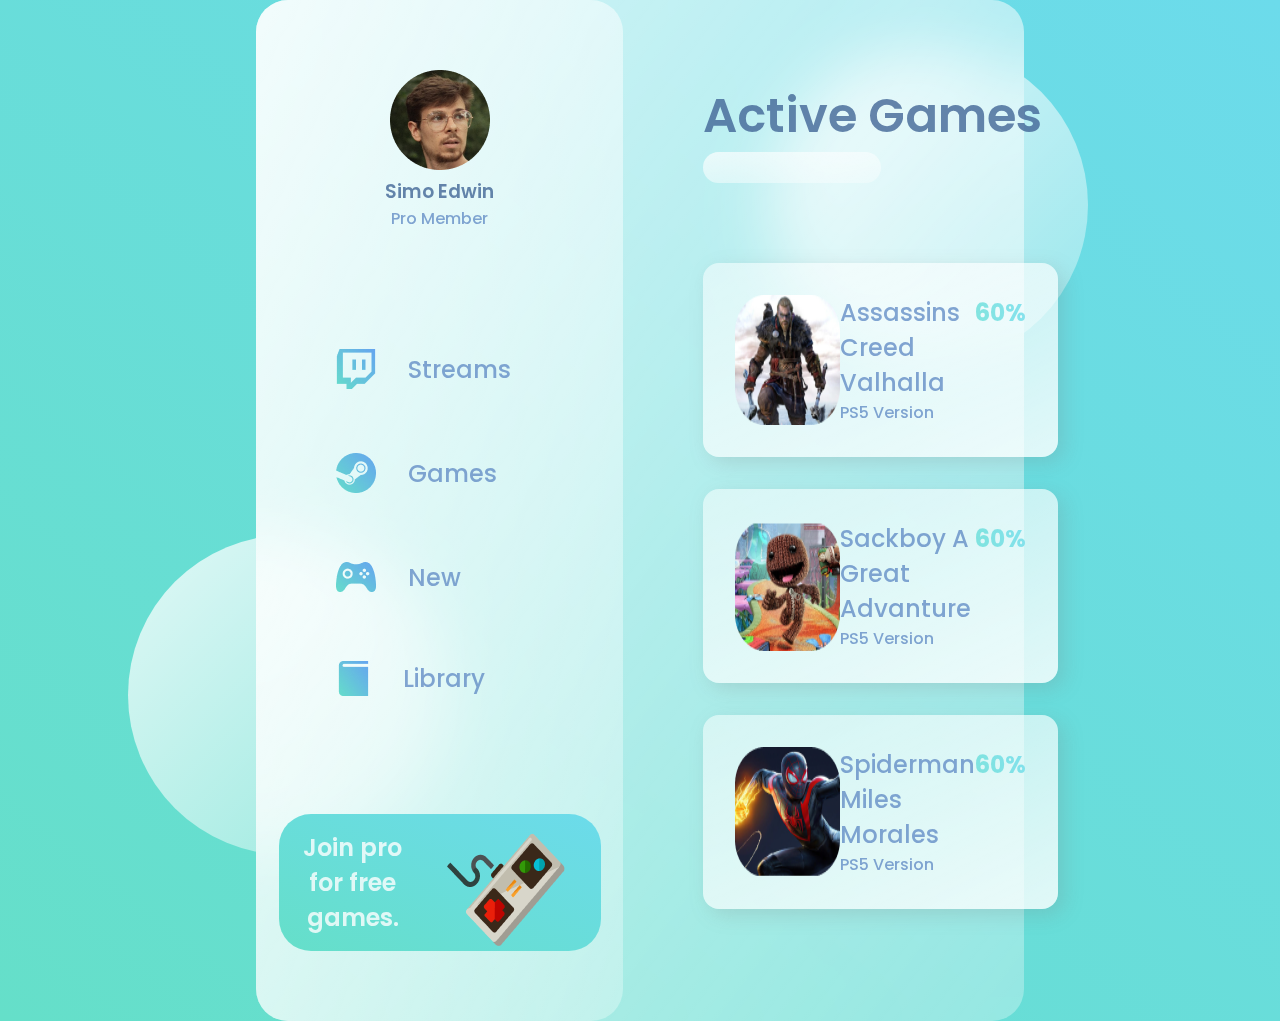
<file: Day-1/Profile/index.html>
<!DOCTYPE html>
<html lang="en">
  <head>
    <meta charset="UTF-8" />
    <meta name="viewport" content="width=device-width, initial-scale=1.0" />
    <title>Glass Website</title>
    <link rel="preconnect" href="https://fonts.gstatic.com" />
    <link
      href="https://fonts.googleapis.com/css2?family=Poppins:wght@400;500;700&display=swap"
      rel="stylesheet"
    />
    <link rel="stylesheet" href="./style.css" />
  </head>
  <body>
    <main>
      <section class="glass">
        <div class="dashboard">
          <div class="user">
            <img src="./images/avatar.png" alt="" />
            <h3>Simo Edwin</h3>
            <p>Pro Member</p>
          </div>
          <div class="links">
            <div class="link">
              <img src="./images/twitch.png" alt="" />
              <h2>Streams</h2>
            </div>
            <div class="link">
              <img src="./images/steam.png" alt="" />
              <h2>Games</h2>
            </div>
            <div class="link">
              <img src="./images/upcoming.png" alt="" />
              <h2>New</h2>
            </div>
            <div class="link">
              <img src="./images/library.png" alt="" />
              <h2>Library</h2>
            </div>
          </div>
          <div class="pro">
            <h2>Join pro for free games.</h2>
            <img src="./images/controller.png" alt="" />
          </div>
        </div>
        <div class="games">
          <div class="status">
            <h1>Active Games</h1>
            <input type="text" />
          </div>
          <div class="cards">
            <div class="card">
              <img src="./images/assassins.png" alt="" />
              <div class="card-info">
                <h2>Assassins Creed Valhalla</h2>
                <p>PS5 Version</p>
                <div class="progress"></div>
              </div>
              <h2 class="percentage">60%</h2>
            </div>
            <div class="card">
              <img src="./images/sackboy.png" alt="" />
              <div class="card-info">
                <h2>Sackboy A Great Advanture</h2>
                <p>PS5 Version</p>
                <div class="progress"></div>
              </div>
              <h2 class="percentage">60%</h2>
            </div>
            <div class="card">
              <img src="./images/spiderman.png" alt="" />
              <div class="card-info">
                <h2>Spiderman Miles Morales</h2>
                <p>PS5 Version</p>
                <div class="progress"></div>
              </div>
              <h2 class="percentage">60%</h2>
            </div>
          </div>
        </div>
      </section>
    </main>
    <div class="circle1"></div>
    <div class="circle2"></div>
  </body>
</html>
</file>
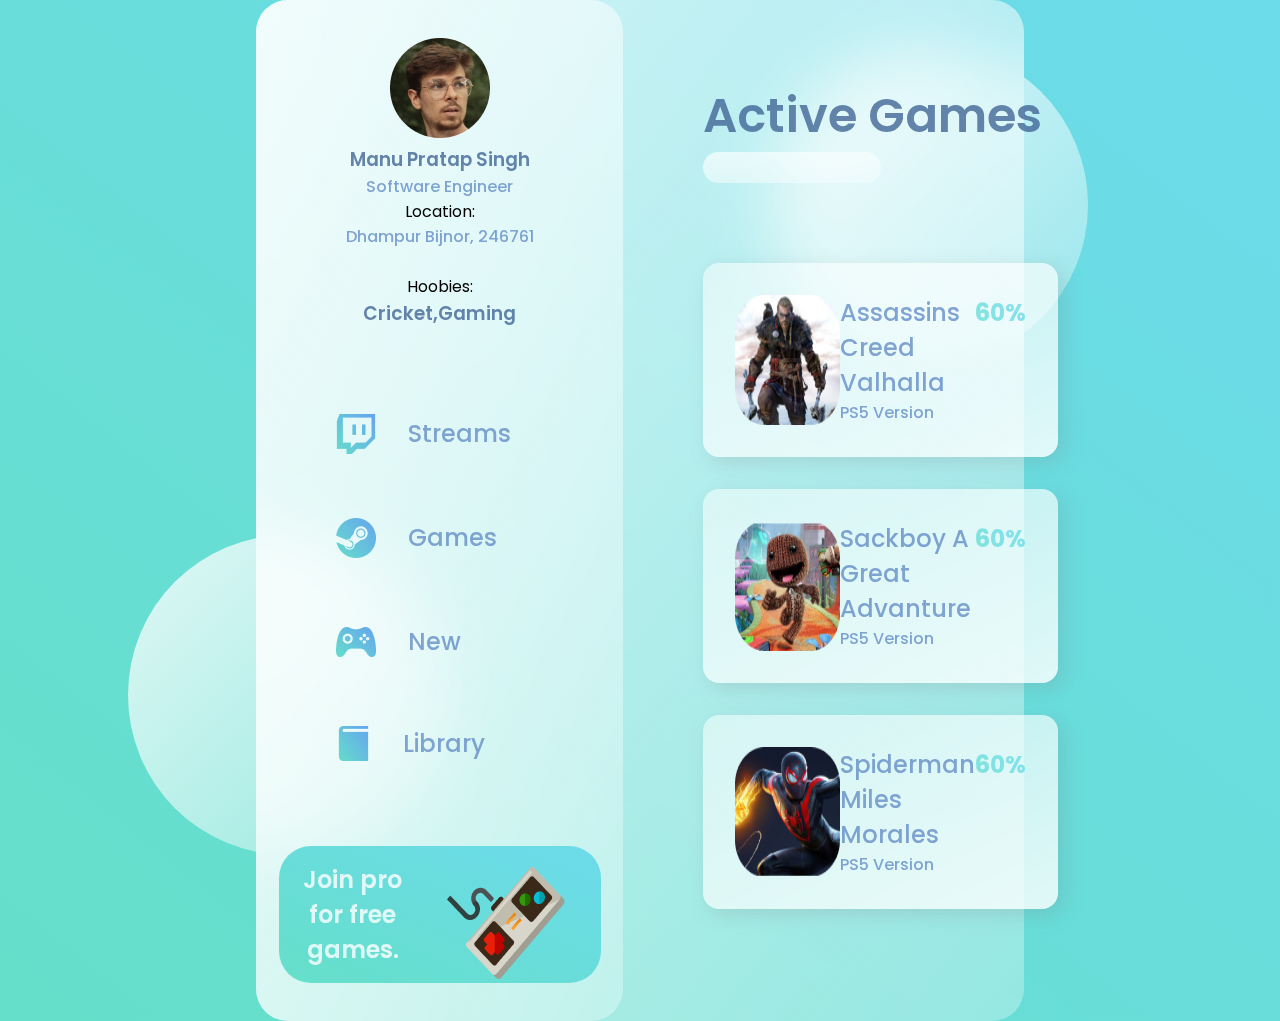
<file: HTML Activity/Day-1/Profile/index.html>
<!DOCTYPE html>
<html lang="en">
  <head>
    <meta charset="UTF-8" />
    <meta name="viewport" content="width=device-width, initial-scale=1.0" />
    <title>Profile Page</title>
    <link rel="preconnect" href="https://fonts.gstatic.com" />
    <link
      href="https://fonts.googleapis.com/css2?family=Poppins:wght@400;500;700&display=swap"
      rel="stylesheet"
    />
    <link rel="stylesheet" href="./style.css" />
  </head>
  <body>
    <main>
      <section class="glass">
        <div class="dashboard">
          <div class="user">
            <img src="./images/avatar.png" alt="" />
            <h3>Manu Pratap Singh</h3>
            <p>Software Engineer</p>
            Location:<p>Dhampur Bijnor, 246761</p><br>
            Hoobies:<h3>Cricket,Gaming</h3>

          </div>
          <div class="links">
            <div class="link">
              <img src="./images/twitch.png" alt="" />
              <h2>Streams</h2>
            </div>
            <div class="link">
              <img src="./images/steam.png" alt="" />
              <h2>Games</h2>
            </div>
            <div class="link">
              <img src="./images/upcoming.png" alt="" />
              <h2>New</h2>
            </div>
            <div class="link">
              <img src="./images/library.png" alt="" />
              <h2>Library</h2>
            </div>
          </div>
          <div class="pro">
            <h2>Join pro for free games.</h2>
            <img src="./images/controller.png" alt="" />
          </div>
        </div>
        <div class="games">
          <div class="status">
            <h1>Active Games</h1>
            <input type="text" />
          </div>
          <div class="cards">
            <div class="card">
              <img src="./images/assassins.png" alt="" />
              <div class="card-info">
                <h2>Assassins Creed Valhalla</h2>
                <p>PS5 Version</p>
                <div class="progress"></div>
              </div>
              <h2 class="percentage">60%</h2>
            </div>
            <div class="card">
              <img src="./images/sackboy.png" alt="" />
              <div class="card-info">
                <h2>Sackboy A Great Advanture</h2>
                <p>PS5 Version</p>
                <div class="progress"></div>
              </div>
              <h2 class="percentage">60%</h2>
            </div>
            <div class="card">
              <img src="./images/spiderman.png" alt="" />
              <div class="card-info">
                <h2>Spiderman Miles Morales</h2>
                <p>PS5 Version</p>
                <div class="progress"></div>
              </div>
              <h2 class="percentage">60%</h2>
            </div>
          </div>
        </div>
      </section>
    </main>
    <div class="circle1"></div>
    <div class="circle2"></div>
  </body>
</html>
</file>
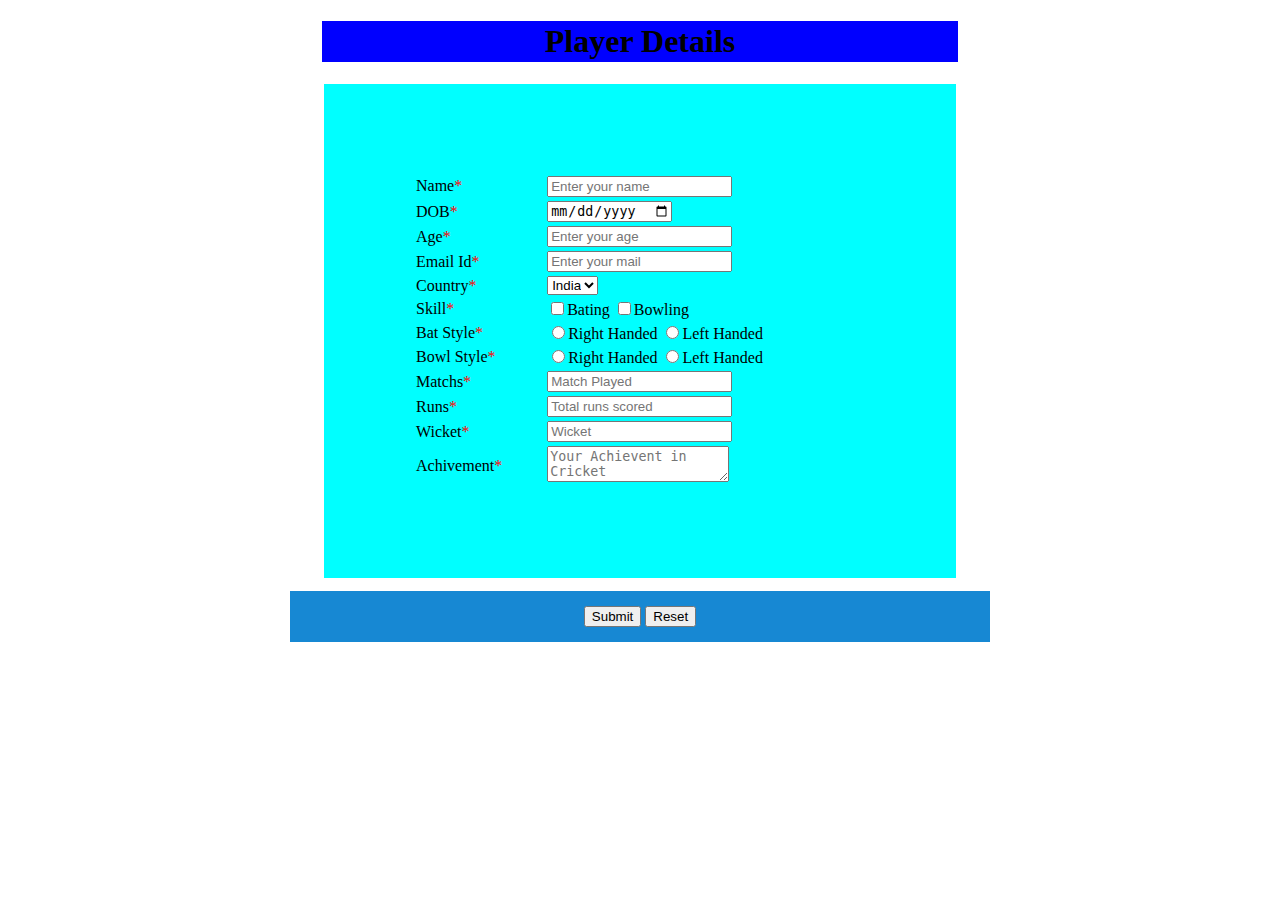
<file: Day-2/player.html>
<!DOCTYPE html>
<html>
<head>
	<style type="text/css">
		input
		{
			align-content: left;
		}
        #qr{
            width: 50%;
            background-color: blue;
            display: inline-block;
        }
        .red-star{
            color: red;
        }
        #outer
{
    width:100%;
    text-align: center;
}
.inner
{
    display: inline-block;
}
	</style>
</head>
<body>
	<!--<center>
	<table style="width:50% ">
<tr style="background-color:blue;">
<th>Player Details</th>
</tr>
</table>
</center>

<center>
	<table style="width:50% ">
<tr style="background-color:powderblue;">
<th>
	<form style="text-align: left; padding-left: 30%;">
		
		
		Name:<span class="red-star">*</span><input type="text" name="" id="" required ><br><br>
		
		Date of Birth:<span class="red-star">*</span> <input type="date" name="" id=""><br><br>
		
		Age:<span class="red-star">*</span><input type="text" name=""><br><br>
		
		Email:<span class="red-star">*</span> <input type="email" name="" id=""><br><br>
		
		Country:<select name="">
        <option>India</option>
        <option>Pakistan</option>
        <option>Bangladesh</option>
        <option>ShriLanka</option>
        <option>Bhutan</option>
        <option>Other</option>
        </select><br><br>

        Skill:<input type="checkbox" id="checkbox">
        <label for="checkbox">Batting</label>
        <input type="checkbox" id="checkbox">
        <label for="checkbox">Bowling</label><br><br>

        Bat Style:<input type="radio" id="radio">
        <label for="radio">Right Handed</label>
        <input type="radio" id="radio">
        <label for="radio">Left Handed</label><br><br>

        Bowl Style:<input type="radio" id="radio">
        <label for="radio">Right Handed</label>
        <input type="radio" id="radio">
        <label for="radio">Left Handed</label><br><br>


        Match:<span class="red-star">*</span><input type="text" name="" id=""><br><br>

        Run:<span class="red-star">*</span><input type="text" name="" id=""><br><br>

        Witcket:<span class="red-star">*</span><input type="text" name="" id=""><br><br>




	</form>
</th>
</tr>
</table>
</center>



</th>
</tr>
</table>
</center>
	
	

</table>
</center>
<div id="outer">
    <div class="inner"><button type="submit" class="msgBtn" onClick="return false;" >Submit</button></div>
    <div class="inner"><button type="submit" class="msgBtn2" onClick="return false;">Reset</button></div>
  </div>
-->
<center>
    <h1 style="background-color: blue;width: 50%; padding: 2px;">Player Details</h1>
<table style="background-color: aqua; width: 50%;padding: 89px;">
    <form action="/action_page.php">
        <tr>
            <td>
                <label for="name">Name</label><span class="red-star">*</span>
            </td>
            <td><input type="text" placeholder="Enter your name"</td>
        </tr>
        <tr>
            <td><label>DOB</label><span class="red-star">*</span></td>
            <td><input type="date"></td>
        </tr>
        <tr>
            <td><label>Age</label><span class="red-star">*</span></td>
            <td><input type="number" placeholder="Enter your age"></td>
        </tr>
        <tr>
            <td><label >Email Id</label><span class="red-star">*</span></td>
            <td><input type="email" placeholder="Enter your mail"></td>
        </tr>
        <tr>
            <td><label>Country</label><span class="red-star">*</span></td>
            <td><label for="cars"></label>

                <select>
                  <option value="India">India</option>
                  <option value="USA">USA</option>
                  
                </select></td>
        </tr>
        <tr>
        <td><label>Skill</label><span class="red-star">*</span></td>
        <td><input type="checkbox"><label>Bating</label>
        <input type="checkbox"><label>Bowling</label></td>
        </tr>
        <tr>
            <td>
                <label>Bat Style</label><span class="red-star">*</span>
            </td>
            <td>
                <input type="radio"><label>Right Handed</label>
                <input type="radio"><label>Left Handed</label>
            </td>
        </tr>
        <tr>
            <td>
                <label>Bowl Style</label><span class="red-star">*</span>
            </td>
            <td>
                <input type="radio"><label>Right Handed</label>
                <input type="radio"><label>Left Handed</label>
            </td>
        </tr>
<tr>
    <td>
        <label>Matchs</label><span class="red-star">*</span>
    </td>
    <td>
        <input type="text" placeholder="Match Played">
    </td>
</tr>
<tr>
    <td>
        <label>Runs</label><span class="red-star">*</span>
    </td>
    <td><input type="text" placeholder="Total runs scored"></td>
</tr>
<tr>
    <td>
        <label>Wicket</label><span class="red-star">*</span>
    </td>
    <td>
        <input type="text"placeholder="Wicket">
    </td>
</tr>
<tr>
    <td>
        <label>Achivement</label><span class="red-star">*</span>
    </td>
    <td><textarea placeholder="Your Achievent in Cricket"></textarea></td>
</tr>
    </form>
</table>
</center>
<div style="text-align: center;">
    <div for="Submit" style="background-color: rgb(23, 136, 211);
    width: 30;
    display: inline-block;
    width: 670px;
    padding: 15px;
    margin: 13px;">
        <button formtarget="_blank">Submit</button>
        <button>Reset</button>
    </div>
</div>
</body>
</html>
</file>
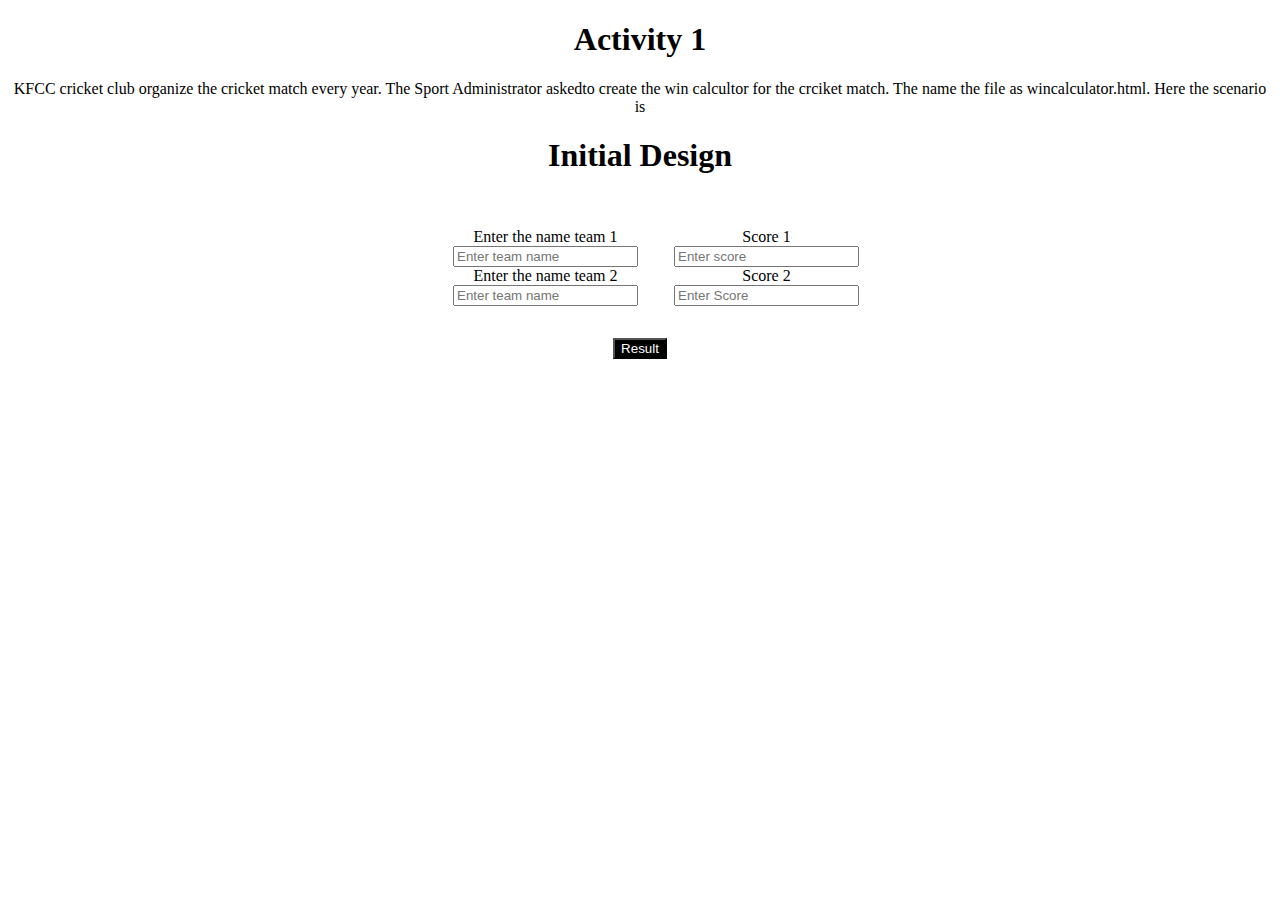
<file: Day-3/Activity3.html>
<!DOCTYPE html>
<html lang="en">
<head>
    <meta charset="UTF-8">
    <meta http-equiv="X-UA-Compatible" content="IE=edge">
    <meta name="viewport" content="width=device-width, initial-scale=1.0">
    <title>Activity3</title>
    <style>
        .container{
           
    text-align: center;
        }
        .con{
            border: 2px solid;
    display: inline-block;
        }
    </style>
    <script>
        function game(){
            var tex1=document.getElementById("team1").value;
	console.log(tex1);
	var tex2=document.getElementById("team2").value;
	console.log(tex2);
	var value1=document.getElementById("score1").value;
	console.log(value1);
	var value2=document.getElementById("score2").value;
	console.log(value2);
	if(value1>value2 && value1)
	{
	alert(tex1+" won by "+(value1-value2)+"runs");
	}
	else if(value2>value1)
	{
	alert(tex2+" won by "+(value2-value1)+"runs");
	}
	else
	{
	alert("match is drawn");
	}
        }
    </script>
</head>
<body>
    <div class="container">
        <h1>Activity 1</h1>
    <p>KFCC cricket club organize the cricket match every year. 
        The Sport Administrator askedto create the win calcultor for the crciket match. The name the file as 
        wincalculator.html. Here the scenario is
    </p>
    <h1>Initial Design</h1>
        <form style="padding: 32px;
        display: inline-block;" name="myform">
            <label>Enter the name team 1</label><br>
  <input type="text" placeholder="Enter team name" name="name" id="team1"><br>
  <label>Enter the name team 2</label><br>
  <input type="text" placeholder="Enter team name" id="team2"><br>
            </form>
            <form class="con2" style="display: inline-block;"> <label>Score 1</label><br>
                <input type="text" placeholder="Enter score" id="score1"><br>
                <label>Score 2</label><br>
                <input type="text" placeholder="Enter Score" id="score2"><br>
            </form>
           <br>
          <button style="color: white;
          background-color: black;" onclick="game()">Result</button>
    </div>

</body>
</html>
</file>
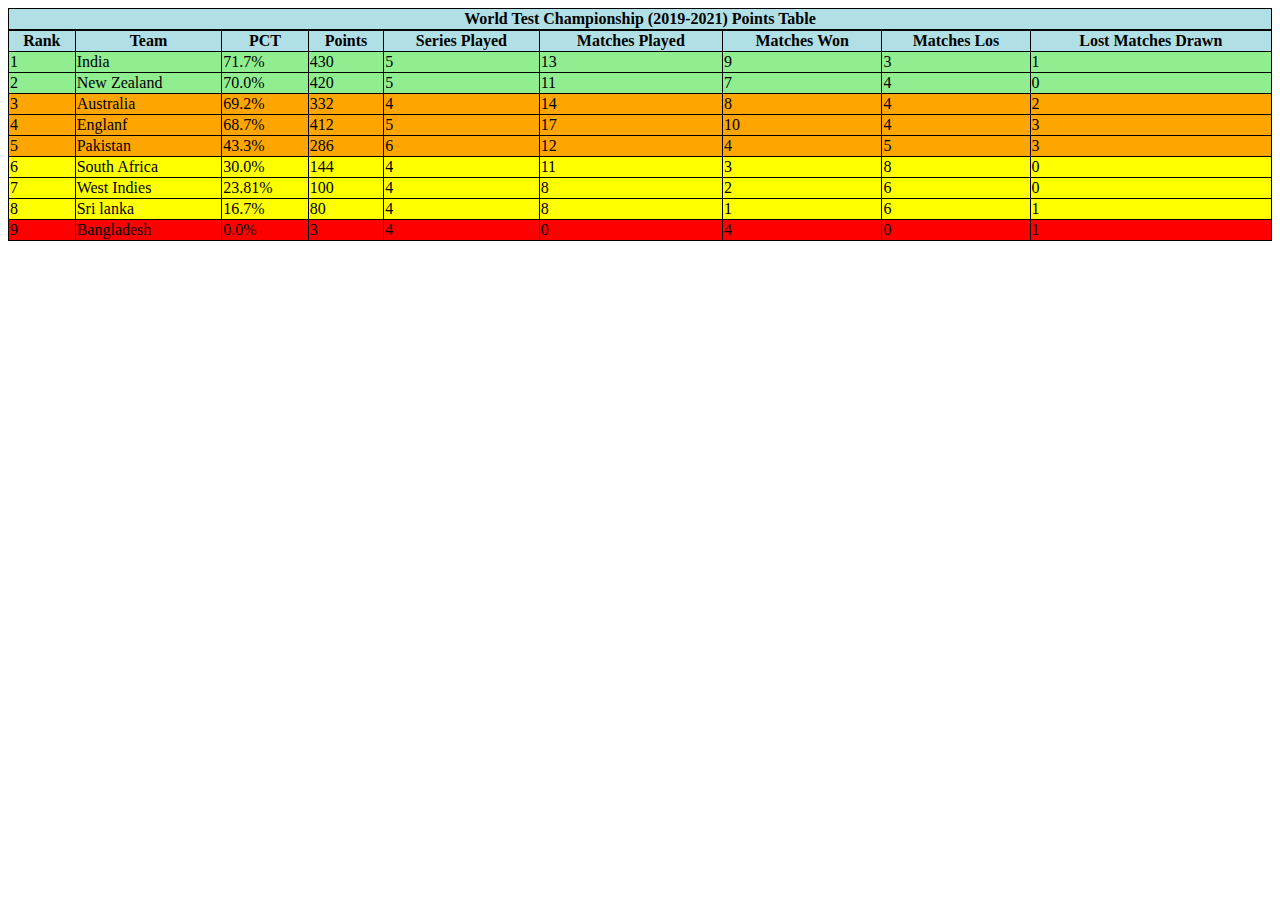
<file: Day-1/Table using html,css/Activity2.html>
<!DOCTYPE html>
<html>
<head>
<style>
table, th, td {
  border: 1px solid black;
  border-collapse: collapse;
}
</style>
</head>
<body>

<table style="width:100%">
<tr style="background-color:powderblue;">
<th>World Test Championship (2019-2021) Points Table</th>
</tr>
</table>

<table style="width:100%">
  <tr style="background-color:powderblue;">
    <th>Rank</th>
    <th>Team</th> 
    <th>PCT</th>
    <th>Points</th>
    <th>Series Played</th>
    <th>Matches Played</th>
    <th>Matches Won</th>
    <th>Matches Los</th>
    <th>Lost Matches Drawn</th>
    
  </tr>
  <tr style="background-color:lightgreen;">
    <td>1</td>
    <td>India</td>
    <td>71.7%</td>
    <td>430</td>
    <td>5</td>
    <td>13</td>
    <td>9</td>
    <td>3</td>
    <td>1</td>
        
  </tr>
<tr style="background-color:lightgreen;">
    <td>2</td>
    <td>New Zealand</td>
    <td>70.0%</td>
    <td>420</td>
    <td>5</td>
    <td>11</td>
    <td>7</td>
    <td>4</td>
    <td>0</td>
        
  </tr>
  
  <tr style="background-color:orange;">
    <td>3</td>
    <td>Australia</td>
    <td>69.2%</td>
    <td>332</td>
    <td>4</td>
    <td>14</td>
    <td>8</td>
    <td>4</td>
    <td>2</td>
        
  </tr>
  
  <tr style="background-color:orange;">
    <td>4</td>
    <td>Englanf</td>
    <td>68.7%</td>
    <td>412</td>
    <td>5</td>
    <td>17</td>
    <td>10</td>
    <td>4</td>
    <td>3</td>
        
  </tr>
  <tr style="background-color:orange;">
    <td>5</td>
    <td>Pakistan</td>
    <td>43.3%</td>
    <td>286</td>
    <td>6</td>
    <td>12</td>
    <td>4</td>
    <td>5</td>
    <td>3</td>
        
  </tr>
  <tr style="background-color:yellow;">
    <td>6</td>
    <td>South Africa</td>
    <td>30.0%</td>
    <td>144</td>
    <td>4</td>
    <td>11</td>
    <td>3</td>
    <td>8</td>
    <td>0</td>
        
  </tr>
  <tr style="background-color:yellow;">
    <td>7</td>
    <td>West Indies</td>
    <td>23.81%</td>
    <td>100</td>
    <td>4</td>
    <td>8</td>
    <td>2</td>
    <td>6</td>
    <td>0</td>
        
  </tr>
  <tr style="background-color:yellow;">
    <td>8</td>
    <td>Sri lanka</td>
    <td>16.7%</td>
    <td>80</td>
    <td>4</td>
    <td>8</td>
    <td>1</td>
    <td>6</td>
    <td>1</td>
        
  </tr>
  <tr style="background-color:red;">
    <td>9</td>
    <td>Bangladesh</td>
    <td>0.0%</td>
    <td>3</td>
    <td>4</td>
    <td>0</td>
    <td>4</td>
    <td>0</td>
    <td>1</td>
        
  </tr>
</table>

</body>
</html>
</file>
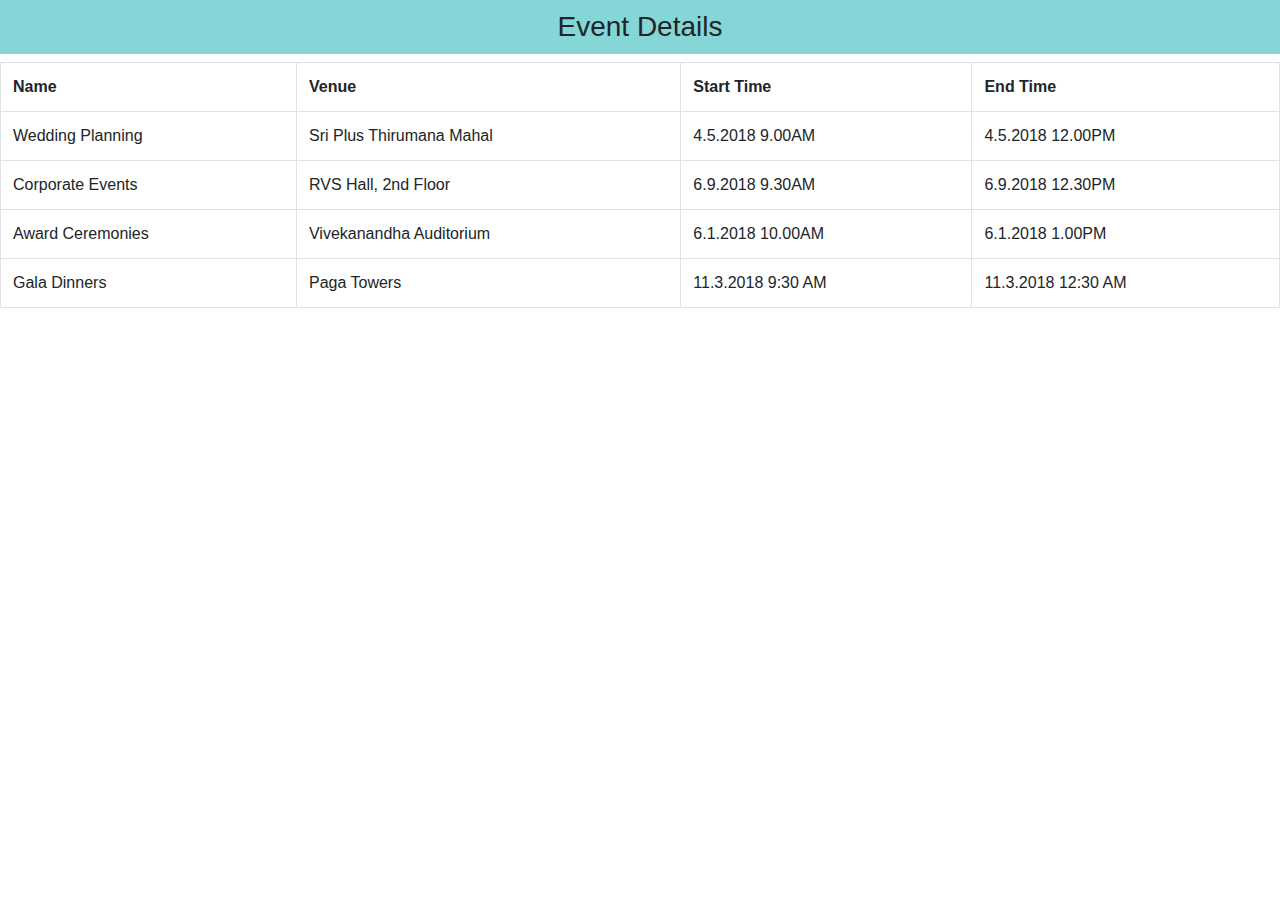
<file: Day-4/Responsive Navbar/BootStreapTable/BootTable.html>
<!DOCTYPE html>
<html lang="en">
<head>
    <title>Furniture Rental - Login</title>
    <meta name="description" content="Furniture Rental" />
    <link rel="stylesheet" href="https://maxcdn.bootstrapcdn.com/bootstrap/4.5.2/css/bootstrap.min.css">
    <script src="https://ajax.googleapis.com/ajax/libs/jquery/3.5.1/jquery.min.js"></script>
    <script src="https://cdnjs.cloudflare.com/ajax/libs/popper.js/1.16.0/umd/popper.min.js"></script>
    <script src="https://maxcdn.bootstrapcdn.com/bootstrap/4.5.2/js/bootstrap.min.js"></script>
    <style>
        header{
            background-color: #85d6d6
        }
        h3{
            padding-top:10px;
            padding-bottom:10px ;
        }
    </style>
</head>

<body>
   
    <!-- Fill your code  -->
    <header class="text-center">
        <h3>Event Details</h3>
    </header>
    <div class="table-responsive">
        <table class="table table-bordered">
          <tr>
              <th>Name</th>
              <th>Venue</th>
              <th>Start Time</th>
              <th>End Time</th>
          </tr>
            <tr>
                <td>Wedding Planning</td>
                <td>Sri Plus Thirumana Mahal</td>
                <td>4.5.2018 9.00AM</td>
                <td>4.5.2018 12.00PM</td>
            </tr>
            <tr>
                <td>Corporate Events</td>
                <td>RVS Hall, 2nd Floor</td>
                <td>    6.9.2018 9.30AM</td>
                <td>6.9.2018 12.30PM</td>
            </tr>
            <tr>
                <td>Award Ceremonies</td>
                <td>    Vivekanandha Auditorium</td>
                <td>6.1.2018 10.00AM</td>
                <td>6.1.2018 1.00PM</td>
            </tr>
            <tr>
                <td>Gala Dinners</td>
                <td>    Paga Towers</td>
                <td>11.3.2018 9:30 AM</td>
                <td>11.3.2018 12:30 AM</td>
            </tr>
        </table>
        
    </div>
</body>

</html>
</file>
<file: Day-1/Profile/style.css>
* {
  margin: 0;
  padding: 0;
  box-sizing: border-box;
}

h1 {
  color: #426696;
  font-weight: 600;
  font-size: 3rem;
  opacity: 0.8;
}
h2,
p {
  color: #658ec6;
  font-weight: 500;
  opacity: 0.8;
}

h3 {
  color: #426696;
  font-weight: 600;
  opacity: 0.8;
}

main {
  font-family: "Poppins", sans-serif;
  min-height: 100vh;
  background: linear-gradient(to right top, #65dfc9, #6cdbeb);
  display: flex;
  align-items: center;
  justify-content: center;
}

.glass {
  background: white;
  min-height: 80vh;
  width: 60%;
  background: linear-gradient(
    to right bottom,
    rgba(255, 255, 255, 0.7),
    rgba(255, 255, 255, 0.3)
  );
  border-radius: 2rem;
  z-index: 2;
  backdrop-filter: blur(2rem);
  display: flex;
}
.circle1,
.circle2 {
  background: white;
  background: linear-gradient(
    to right bottom,
    rgba(255, 255, 255, 0.8),
    rgba(255, 255, 255, 0.3)
  );
  height: 20rem;
  width: 20rem;
  position: absolute;
  border-radius: 50%;
}

.circle1 {
  top: 5%;
  right: 15%;
}
.circle2 {
  bottom: 5%;
  left: 10%;
}
.dashboard {
  flex: 1;
  display: flex;
  flex-direction: column;
  align-items: center;
  justify-content: space-evenly;
  text-align: center;
  background: linear-gradient(
    to right bottom,
    rgba(255, 255, 255, 0.7),
    rgba(255, 255, 255, 0.3)
  );
  border-radius: 2rem;
}
.link {
  display: flex;
  margin: 2rem 0rem;
  padding: 1rem 5rem;
  align-items: center;
}
.link h2 {
  padding: 0rem 2rem;
}

.games {
  flex: 2;
}

.pro {
  background: linear-gradient(to right top, #65dfc9, #6cdbeb);
  border-radius: 2rem;
  color: white;
  padding: 1rem;
  position: relative;
}

.pro img {
  position: absolute;
  top: -10%;
  right: 10%;
}
.pro h2 {
  width: 40%;
  color: white;
  font-weight: 600;
}

/* GAMES */
.status {
  margin-bottom: 3rem;
}

.status input {
  background: linear-gradient(
    to right bottom,
    rgba(255, 255, 255, 0.7),
    rgba(255, 255, 255, 0.3)
  );
  border: none;
  width: 50%;
  padding: 0.5rem;
  border-radius: 2rem;
}

.games {
  margin: 5rem;
  display: flex;
  flex-direction: column;
  justify-content: space-evenly;
}

.card {
  display: flex;
  background: linear-gradient(
    to left top,
    rgba(255, 255, 255, 0.8),
    rgba(255, 255, 255, 0.5)
  );
  border-radius: 1rem;
  margin: 2rem 0rem;
  padding: 2rem;
  box-shadow: 6px 6px 20px rgba(122, 122, 122, 0.212);
  justify-content: space-between;
}

.progress {
  background: linear-gradient(to right top, #65dfc9, #6cdbeb);
  width: 100%;
  height: 25%;
  border-radius: 1rem;
  position: relative;
  overflow: hidden;
}
.progress::after {
  content: "";
  width: 100%;
  height: 100%;
  background: rgb(236, 236, 236);
  position: absolute;
  left: 60%;
}
.card-info {
  display: flex;
  flex-direction: column;
  justify-content: space-between;
}

.percentage {
  font-weight: bold;
  background: linear-gradient(to right top, #65dfc9, #6cdbeb);
  -webkit-background-clip: text;
  -webkit-text-fill-color: transparent;
}
</file>
<file: HTML Activity/Day-1/Profile/style.css>
* {
  margin: 0;
  padding: 0;
  box-sizing: border-box;
}

h1 {
  color: #426696;
  font-weight: 600;
  font-size: 3rem;
  opacity: 0.8;
}
h2,
p {
  color: #658ec6;
  font-weight: 500;
  opacity: 0.8;
}

h3 {
  color: #426696;
  font-weight: 600;
  opacity: 0.8;
}

main {
  font-family: "Poppins", sans-serif;
  min-height: 100vh;
  background: linear-gradient(to right top, #65dfc9, #6cdbeb);
  display: flex;
  align-items: center;
  justify-content: center;
}

.glass {
  background: white;
  min-height: 80vh;
  width: 60%;
  background: linear-gradient(
    to right bottom,
    rgba(255, 255, 255, 0.7),
    rgba(255, 255, 255, 0.3)
  );
  border-radius: 2rem;
  z-index: 2;
  backdrop-filter: blur(2rem);
  display: flex;
}
.circle1,
.circle2 {
  background: white;
  background: linear-gradient(
    to right bottom,
    rgba(255, 255, 255, 0.8),
    rgba(255, 255, 255, 0.3)
  );
  height: 20rem;
  width: 20rem;
  position: absolute;
  border-radius: 50%;
}

.circle1 {
  top: 5%;
  right: 15%;
}
.circle2 {
  bottom: 5%;
  left: 10%;
}
.dashboard {
  flex: 1;
  display: flex;
  flex-direction: column;
  align-items: center;
  justify-content: space-evenly;
  text-align: center;
  background: linear-gradient(
    to right bottom,
    rgba(255, 255, 255, 0.7),
    rgba(255, 255, 255, 0.3)
  );
  border-radius: 2rem;
}
.link {
  display: flex;
  margin: 2rem 0rem;
  padding: 1rem 5rem;
  align-items: center;
}
.link h2 {
  padding: 0rem 2rem;
}

.games {
  flex: 2;
}

.pro {
  background: linear-gradient(to right top, #65dfc9, #6cdbeb);
  border-radius: 2rem;
  color: white;
  padding: 1rem;
  position: relative;
}

.pro img {
  position: absolute;
  top: -10%;
  right: 10%;
}
.pro h2 {
  width: 40%;
  color: white;
  font-weight: 600;
}

/* GAMES */
.status {
  margin-bottom: 3rem;
}

.status input {
  background: linear-gradient(
    to right bottom,
    rgba(255, 255, 255, 0.7),
    rgba(255, 255, 255, 0.3)
  );
  border: none;
  width: 50%;
  padding: 0.5rem;
  border-radius: 2rem;
}

.games {
  margin: 5rem;
  display: flex;
  flex-direction: column;
  justify-content: space-evenly;
}

.card {
  display: flex;
  background: linear-gradient(
    to left top,
    rgba(255, 255, 255, 0.8),
    rgba(255, 255, 255, 0.5)
  );
  border-radius: 1rem;
  margin: 2rem 0rem;
  padding: 2rem;
  box-shadow: 6px 6px 20px rgba(122, 122, 122, 0.212);
  justify-content: space-between;
}

.progress {
  background: linear-gradient(to right top, #65dfc9, #6cdbeb);
  width: 100%;
  height: 25%;
  border-radius: 1rem;
  position: relative;
  overflow: hidden;
}
.progress::after {
  content: "";
  width: 100%;
  height: 100%;
  background: rgb(236, 236, 236);
  position: absolute;
  left: 60%;
}
.card-info {
  display: flex;
  flex-direction: column;
  justify-content: space-between;
}

.percentage {
  font-weight: bold;
  background: linear-gradient(to right top, #65dfc9, #6cdbeb);
  -webkit-background-clip: text;
  -webkit-text-fill-color: transparent;
}
</file>
